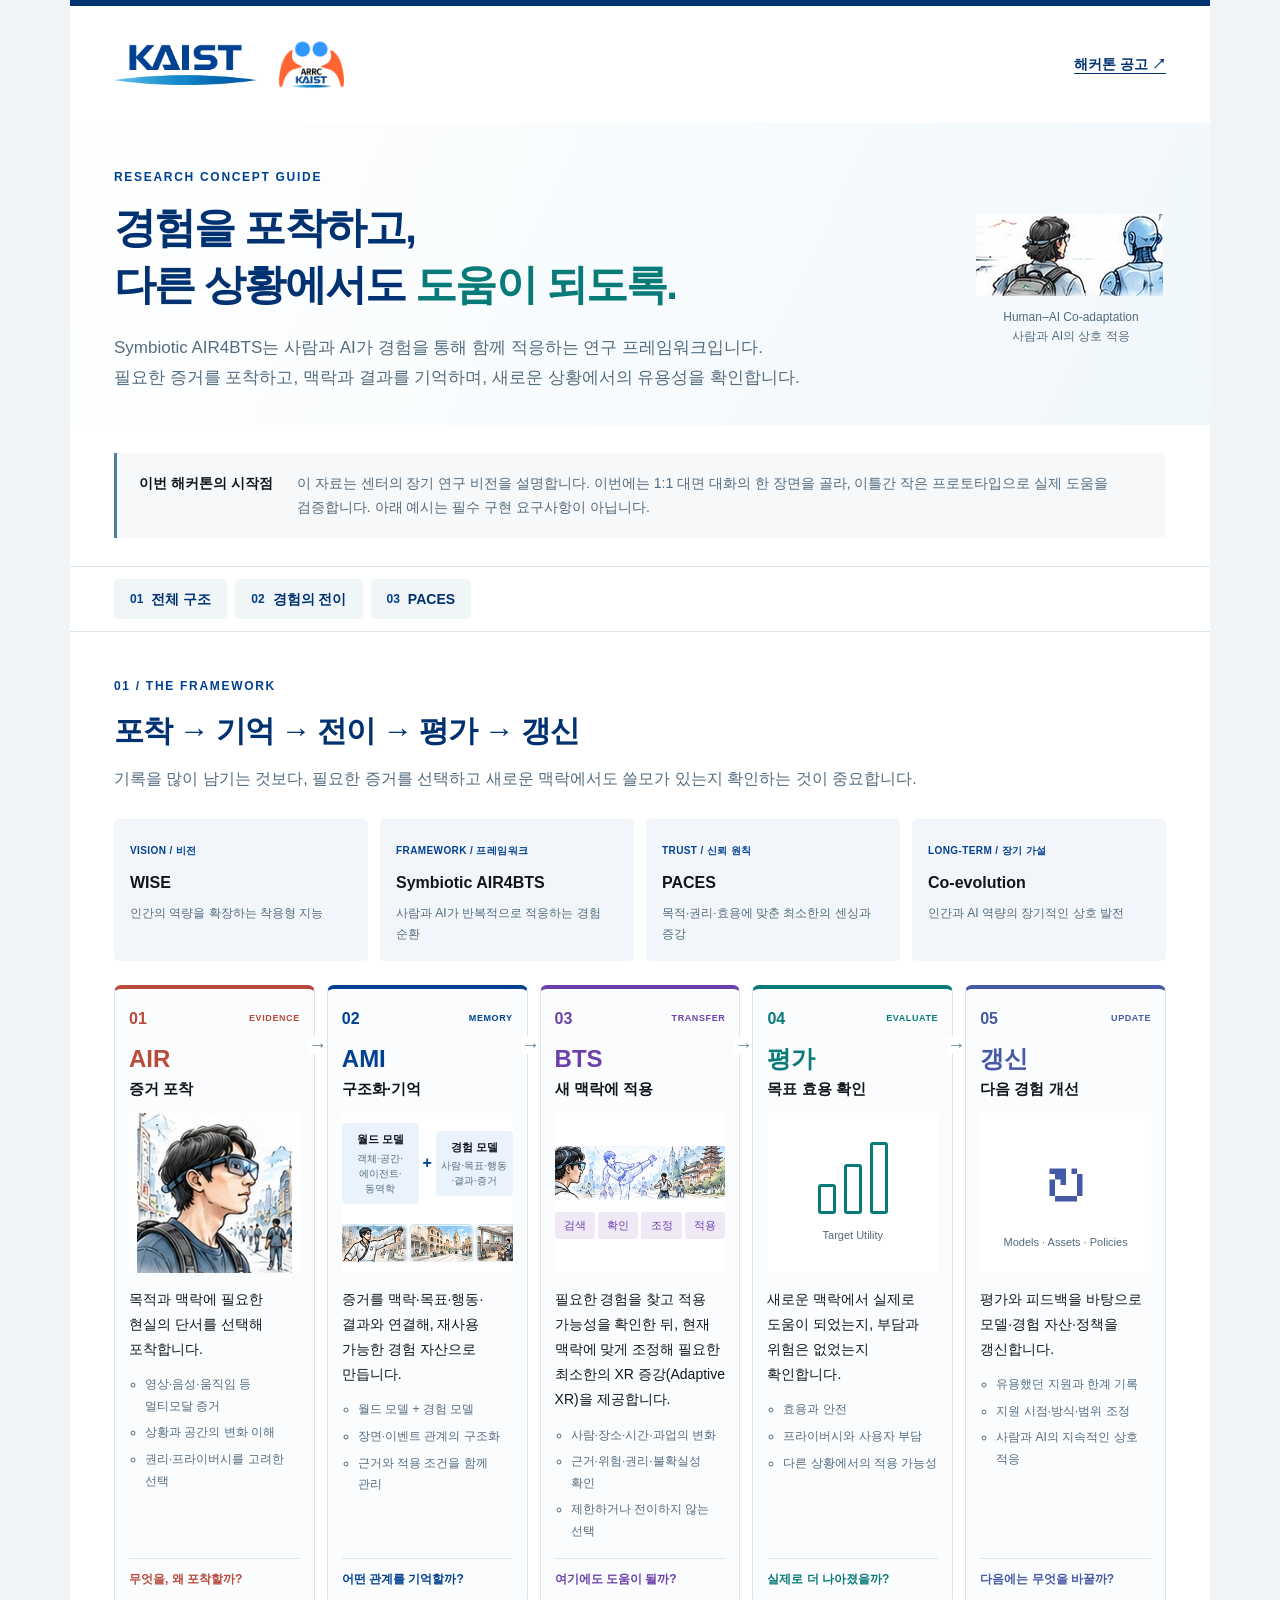
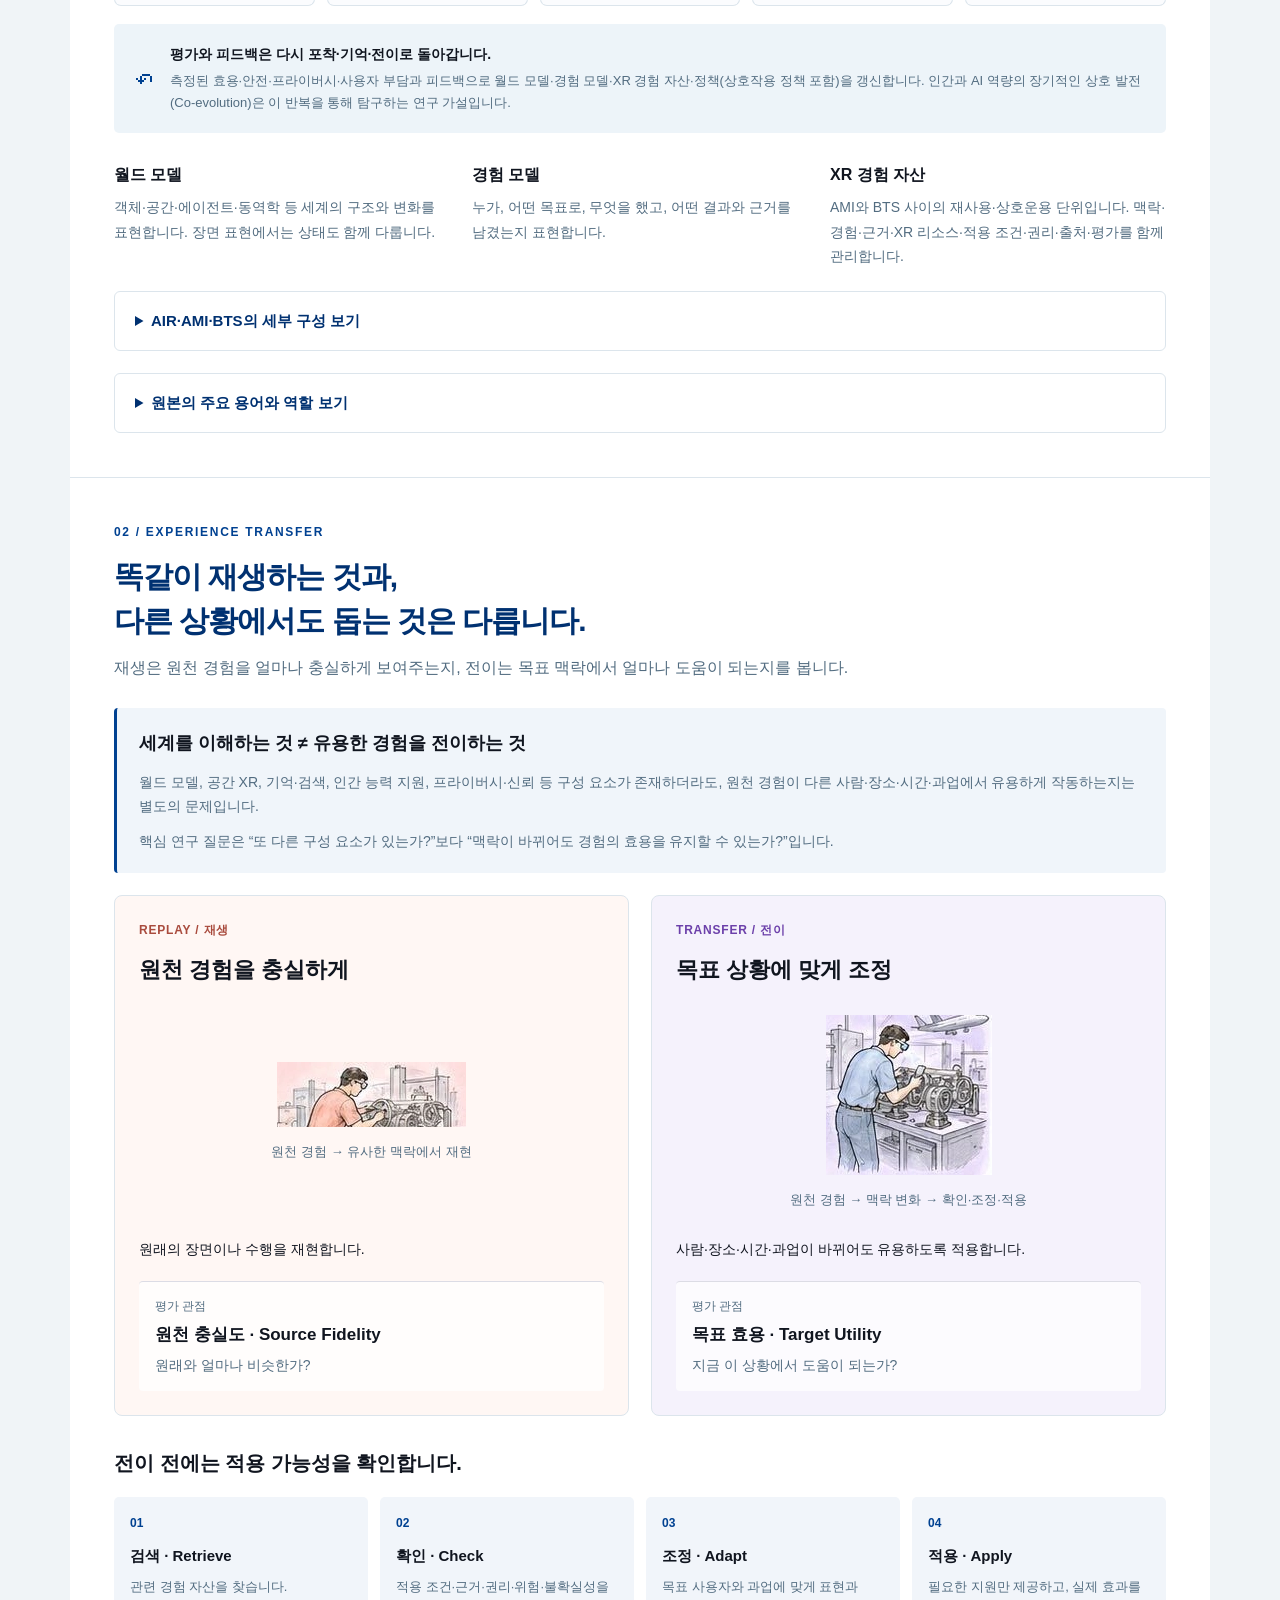
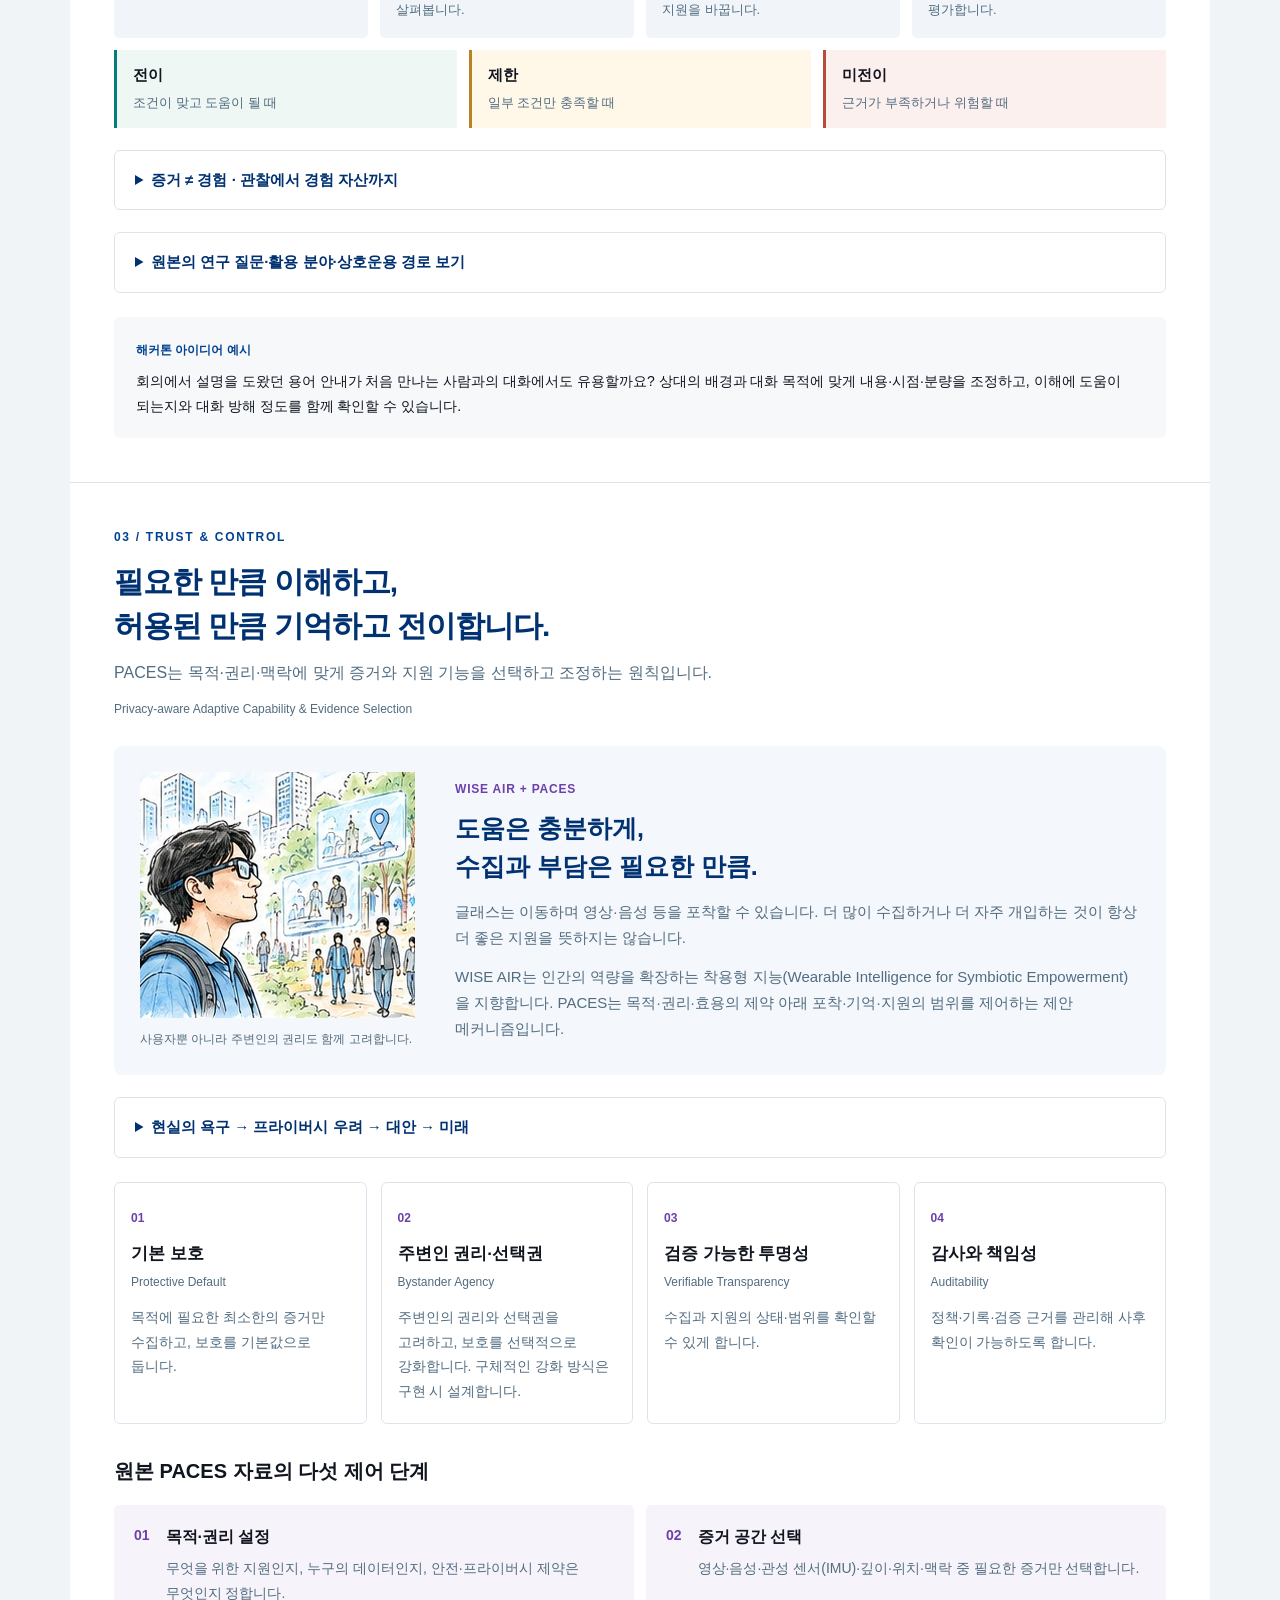
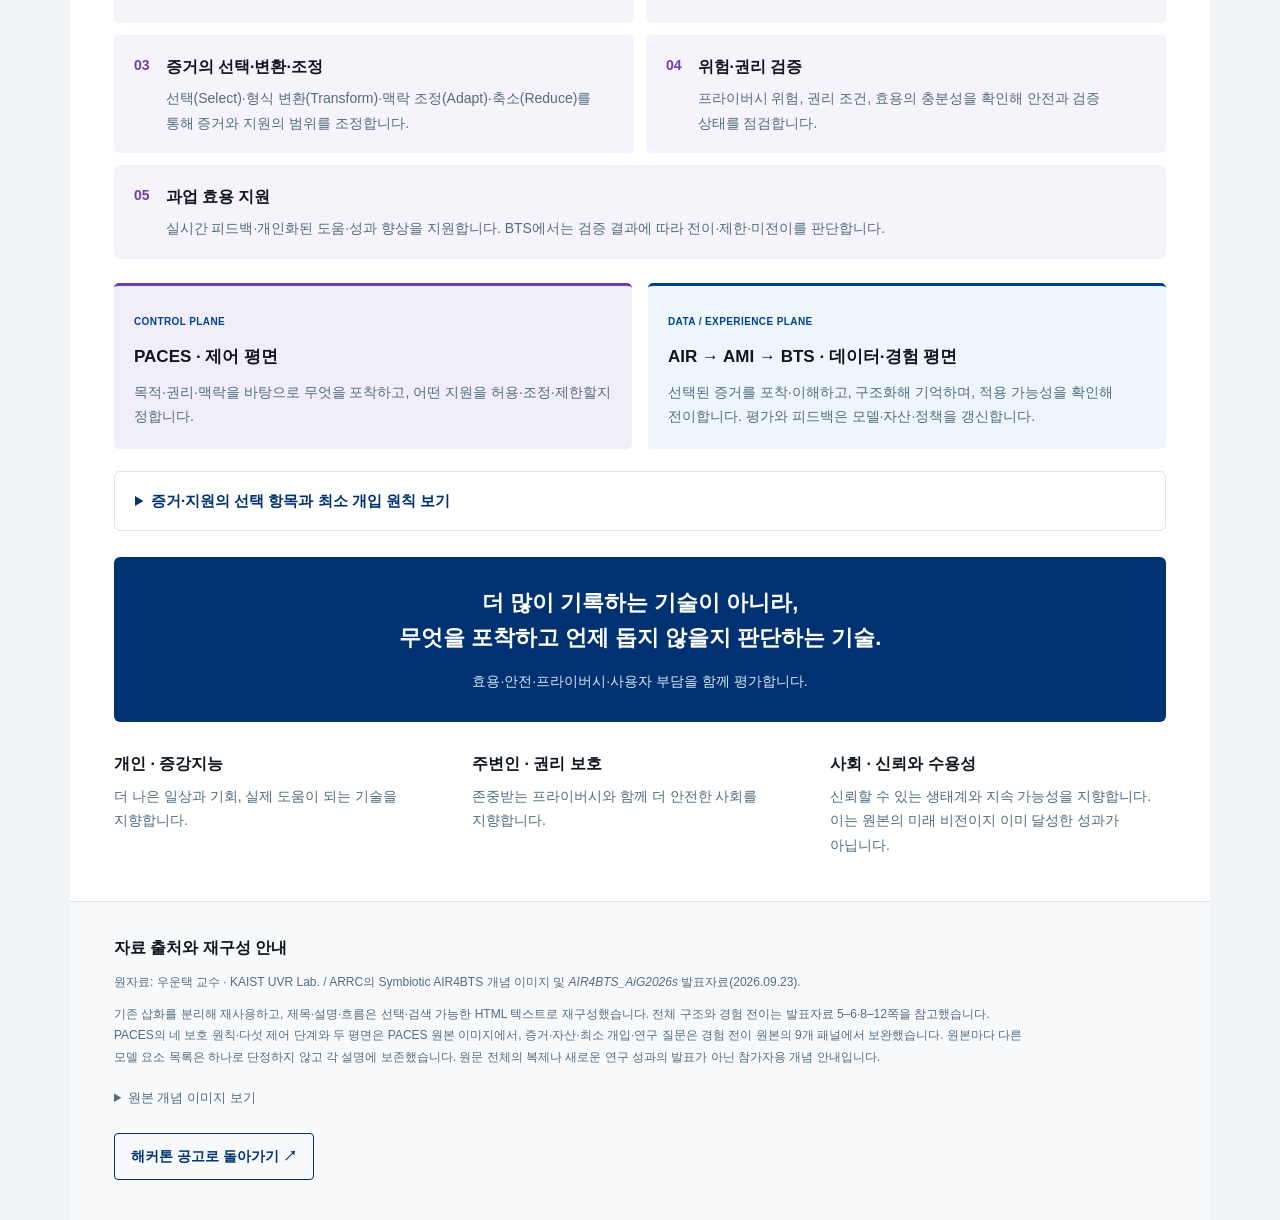
<file: docs/concepts/index.html>
<!doctype html>
<html lang="ko">
<head>
  <meta charset="utf-8">
  <meta name="viewport" content="width=device-width, initial-scale=1">
  <meta name="theme-color" content="#003171">
  <meta name="description" content="Symbiotic AIR4BTS의 전체 구조, 경험 전이, PACES를 그림과 읽기 쉬운 텍스트로 설명하는 KAIST ARRC 개념 안내입니다.">
  <title>AIR4BTS, 그림으로 이해하기 · KAIST ARRC</title>
  <link rel="icon" type="image/png" href="../assets/arrc-logo.png">
  <link rel="stylesheet" href="concepts.css?v=cc50a888">
<link rel="canonical" href="https://kaist-arrc.github.io/winter-school-26/concepts/">
<meta property="og:type" content="website">
<meta property="og:locale" content="ko_KR">
<meta property="og:site_name" content="KAIST ARRC">
<meta property="og:title" content="AIR4BTS, 그림으로 이해하기 · KAIST ARRC">
<meta property="og:description" content="Symbiotic AIR4BTS의 전체 구조, 경험 전이, PACES를 그림과 읽기 쉬운 텍스트로 설명하는 KAIST ARRC 개념 안내입니다.">
<meta property="og:url" content="https://kaist-arrc.github.io/winter-school-26/concepts/">
<meta property="og:image" content="https://kaist-arrc.github.io/winter-school-26/assets/og-image.png">
<meta property="og:image:type" content="image/png">
<meta property="og:image:width" content="1200">
<meta property="og:image:height" content="630">
<meta property="og:image:alt" content="XR·AI로, 사람과 사람을 더 가깝게. KAIST 해커톤 11월 21–22일, 신청 마감 11월 6일.">
<meta name="twitter:card" content="summary_large_image">
<meta name="twitter:title" content="AIR4BTS, 그림으로 이해하기 · KAIST ARRC">
<meta name="twitter:description" content="Symbiotic AIR4BTS의 전체 구조, 경험 전이, PACES를 그림과 읽기 쉬운 텍스트로 설명하는 KAIST ARRC 개념 안내입니다.">
<meta name="twitter:image" content="https://kaist-arrc.github.io/winter-school-26/assets/og-image.png">
<meta name="twitter:image:alt" content="XR·AI로, 사람과 사람을 더 가깝게. KAIST 해커톤 11월 21–22일, 신청 마감 11월 6일.">
</head>
<body>
  <a class="skip-link" href="#main">본문 바로가기</a>
  <header class="site-header">
    <a class="brand" href="../" aria-label="해커톤 홍보 포스터로 돌아가기"><img src="../assets/kaist-logo.png" width="143" height="37" alt="KAIST"><img src="../assets/arrc-logo.png" width="65" height="42" alt="ARRC"></a>
    <a class="back-link" href="../">해커톤 공고 ↗</a>
  </header>
  <main id="main">
    <header class="guide-hero">
      <div><p class="eyebrow">RESEARCH CONCEPT GUIDE</p><h1>경험을 포착하고,<br>다른 상황에서도 <em>도움이 되도록.</em></h1><p class="lead">Symbiotic AIR4BTS는 사람과 AI가 경험을 통해 함께 적응하는 연구 프레임워크입니다. 필요한 증거를 포착하고, 맥락과 결과를 기억하며, 새로운 상황에서의 유용성을 확인합니다.</p></div>
      <figure class="hero-figure"><img src="../assets/concept-illustrations/human-ai.webp" width="187" height="82" alt="마주 보며 함께 적응하는 사람과 AI의 원자료 삽화"><figcaption>Human–AI Co-adaptation<br>사람과 AI의 상호 적응</figcaption></figure>
    </header>
    <aside class="scope-note"><strong>이번 해커톤의 시작점</strong><p>이 자료는 센터의 장기 연구 비전을 설명합니다. 이번에는 1:1 대면 대화의 한 장면을 골라, 이틀간 작은 프로토타입으로 실제 도움을 검증합니다. 아래 예시는 필수 구현 요구사항이 아닙니다.</p></aside>
    <nav class="section-nav" aria-label="개념 자료 목차"><a href="#overview"><span>01</span> 전체 구조</a><a href="#transfer"><span>02</span> 경험의 전이</a><a href="#paces"><span>03</span> PACES</a></nav>

    <section id="overview" class="guide-section" aria-labelledby="overview-title">
      <header class="section-heading"><p class="eyebrow">01 / THE FRAMEWORK</p><h2 id="overview-title">포착 → 기억 → 전이 → 평가 → 갱신</h2><p>기록을 많이 남기는 것보다, 필요한 증거를 선택하고 새로운 맥락에서도 쓸모가 있는지 확인하는 것이 중요합니다.</p></header>
      <div class="role-grid" aria-label="비전, 프레임워크, 신뢰 원칙, 장기 가설의 구분"><article><span>VISION / 비전</span><h3>WISE</h3><p>인간의 역량을 확장하는 착용형 지능</p></article><article><span>FRAMEWORK / 프레임워크</span><h3>Symbiotic AIR4BTS</h3><p>사람과 AI가 반복적으로 적응하는 경험 순환</p></article><article><span>TRUST / 신뢰 원칙</span><h3>PACES</h3><p>목적·권리·효용에 맞춘 최소한의 센싱과 증강</p></article><article><span>LONG-TERM / 장기 가설</span><h3>Co-evolution</h3><p>인간과 AI 역량의 장기적인 상호 발전</p></article></div>
      <ol class="framework-flow" aria-label="AIR4BTS의 다섯 단계">
        <li class="stage stage-air"><div class="stage-top"><span class="stage-number">01</span><span class="stage-tag">EVIDENCE</span></div><h3>AIR <small>증거 포착</small></h3><div class="stage-visual"><img src="../assets/concept-illustrations/air-observer.webp" width="168" height="174" alt="카메라와 센서를 갖춘 글래스를 착용한 사람"></div><p>목적과 맥락에 필요한 현실의 단서를 선택해 포착합니다.</p><ul><li>영상·음성·움직임 등 멀티모달 증거</li><li>상황과 공간의 변화 이해</li><li>권리·프라이버시를 고려한 선택</li></ul><p class="stage-question">무엇을, 왜 포착할까?</p></li>
        <li class="stage stage-ami"><div class="stage-top"><span class="stage-number">02</span><span class="stage-tag">MEMORY</span></div><h3>AMI <small>구조화·기억</small></h3><div class="stage-visual"><div class="memory-model" aria-label="월드 모델과 경험 모델의 결합"><span>월드 모델<small>객체·공간·에이전트·동역학</small></span><b aria-hidden="true">+</b><span>경험 모델<small>사람·목표·행동·결과·증거</small></span></div><img class="scene-strip" src="../assets/concept-illustrations/experience-scenes.webp" width="301" height="68" alt="다양한 장소에서 활용할 수 있는 XR 경험 장면"></div><p>증거를 맥락·목표·행동·결과와 연결해, 재사용 가능한 경험 자산으로 만듭니다.</p><ul><li>월드 모델 + 경험 모델</li><li>장면·이벤트 관계의 구조화</li><li>근거와 적용 조건을 함께 관리</li></ul><p class="stage-question">어떤 관계를 기억할까?</p></li>
        <li class="stage stage-bts"><div class="stage-top"><span class="stage-number">03</span><span class="stage-tag">TRANSFER</span></div><h3>BTS <small>새 맥락에 적용</small></h3><div class="stage-visual"><img class="context-scene" src="../assets/concept-illustrations/bts-context.webp" width="293" height="93" alt="기억한 경험을 새로운 사람과 장소에서 증강하는 장면"><div class="mini-path"><span>검색</span><span>확인</span><span>조정</span><span>적용</span></div></div><p>필요한 경험을 찾고 적용 가능성을 확인한 뒤, 현재 맥락에 맞게 조정해 필요한 최소한의 XR 증강(Adaptive XR)을 제공합니다.</p><ul><li>사람·장소·시간·과업의 변화</li><li>근거·위험·권리·불확실성 확인</li><li>제한하거나 전이하지 않는 선택</li></ul><p class="stage-question">여기에도 도움이 될까?</p></li>
        <li class="stage stage-evaluate"><div class="stage-top"><span class="stage-number">04</span><span class="stage-tag">EVALUATE</span></div><h3>평가 <small>목표 효용 확인</small></h3><div class="stage-visual"><div class="evaluation-mark" aria-hidden="true"><i></i><i></i><i></i></div><span class="visual-label">Target Utility</span></div><p>새로운 맥락에서 실제로 도움이 되었는지, 부담과 위험은 없었는지 확인합니다.</p><ul><li>효용과 안전</li><li>프라이버시와 사용자 부담</li><li>다른 상황에서의 적용 가능성</li></ul><p class="stage-question">실제로 더 나아졌을까?</p></li>
        <li class="stage stage-update"><div class="stage-top"><span class="stage-number">05</span><span class="stage-tag">UPDATE</span></div><h3>갱신 <small>다음 경험 개선</small></h3><div class="stage-visual"><span class="update-mark" aria-hidden="true">↻</span><span class="visual-label">Models · Assets · Policies</span></div><p>평가와 피드백을 바탕으로 모델·경험 자산·정책을 갱신합니다.</p><ul><li>유용했던 지원과 한계 기록</li><li>지원 시점·방식·범위 조정</li><li>사람과 AI의 지속적인 상호 적응</li></ul><p class="stage-question">다음에는 무엇을 바꿀까?</p></li>
      </ol>
      <div class="feedback-loop"><span aria-hidden="true">↶</span><div><strong>평가와 피드백은 다시 포착·기억·전이로 돌아갑니다.</strong><p>측정된 효용·안전·프라이버시·사용자 부담과 피드백으로 월드 모델·경험 모델·XR 경험 자산·정책(상호작용 정책 포함)을 갱신합니다. 인간과 AI 역량의 장기적인 상호 발전(Co-evolution)은 이 반복을 통해 탐구하는 연구 가설입니다.</p></div></div>
      <div class="definition-grid"><article><h3>월드 모델</h3><p>객체·공간·에이전트·동역학 등 세계의 구조와 변화를 표현합니다. 장면 표현에서는 상태도 함께 다룹니다.</p></article><article><h3>경험 모델</h3><p>누가, 어떤 목표로, 무엇을 했고, 어떤 결과와 근거를 남겼는지 표현합니다.</p></article><article><h3>XR 경험 자산</h3><p>AMI와 BTS 사이의 재사용·상호운용 단위입니다. 맥락·경험·근거·XR 리소스·적용 조건·권리·출처·평가를 함께 관리합니다.</p></article></div>
      <details class="source-detail" id="runtime"><summary>AIR·AMI·BTS의 세부 구성 보기</summary><div class="detail-body"><div class="definition-grid"><article><h3>AIR · 현실의 선택적 이해</h3><p>목적(Purpose)·권리(Rights)·목표(Goal)·맥락(Context)에 따라 증거를 선택합니다. 착용형·환경 멀티모달 센싱(Wearable &amp; Environmental Multimodal Sensing)으로 현실의 증거를 포착합니다.</p><ul><li>Camera · 시각, Audio · 청각, IMU · 움직임, Environmental Sensor · 환경 센싱</li><li>Selective Sensing · 선택적 포착</li><li>Dynamic SLAM · 동적 공간 이해 / Context-aware Dynamic SLAM · 맥락 인식형 동적 공간 이해</li><li>Perception · 사람·객체·행동 인식</li><li>Situated Inference · 맥락·의도 추론</li></ul></article><article><h3>AMI · 경험의 표현과 기억</h3><p>월드 모델은 객체·공간·에이전트·동역학을, 경험 모델은 사람(Actor)·목표(Goal)·행동(Action)·결과(Outcome)·증거(Evidence)를 연결합니다.</p><p>XR 경험 자산은 3D/4D 표현, 장면 그래프(Scene Graph), 지식 그래프(Knowledge Graph), 행동 가능성(Affordance) 등의 표현을 활용합니다. 자산을 생성하고, 지속적으로 저장·색인·관리하며 출처를 함께 관리합니다.</p></article><article><h3>BTS · 적용 판단과 증강</h3><p>경험 검색 후 적용 가능성(Applicability), 위험·권리(Risk / Rights), 불확실성(Uncertainty)을 확인합니다. 맥락에 맞게 증강하되, 제한하거나 전이하지 않는 경로도 포함합니다.</p><p>전체 구조 원본은 효용(Utility)·안전(Safety)·프라이버시(Privacy)·사용자 부담(User Burden)·일반화(Generalization)를, 경험 전이 원본은 효용·부담·안전·신뢰(Trust)를 평가 관점으로 제시합니다.</p></article></div></div></details>
      <details class="source-detail" id="glossary"><summary>원본의 주요 용어와 역할 보기</summary><div class="detail-body"><dl class="glossary"><div><dt>WISE <small>Vision</small></dt><dd>Wearable Intelligence for Symbiotic Empowerment · 인간 역량 중심의 착용형 지능이라는 비전</dd></div><div><dt>Symbiotic AIR4BTS <small>Proposed Framework</small></dt><dd>Human–AI Co-adaptation Framework · 사람과 AI의 반복적 상호 적응을 위한 제안 프레임워크</dd></div><div><dt>AIR <small>Runtime / System</small></dt><dd>Augmented Intelligence for Reality · 필요한 현실 증거를 선택적으로 포착하고 이해하는 단계</dd></div><div><dt>AMI <small>Memory / System</small></dt><dd>Augmented Memory Infrastructure · 증거·모델·경험 자산을 구조화하고 기억하는 기반</dd></div><div><dt>BTS <small>Transfer / System</small></dt><dd>Bridge Time and Space · 사람·장소·시간·과업을 넘어 경험을 적용하는 단계</dd></div><div><dt>PACES <small>Proposed Mechanism</small></dt><dd>Privacy-aware Adaptive Capability &amp; Evidence Selection · 프라이버시를 고려해 증거와 지원 기능을 선택·조정하는 제안 메커니즘</dd></div><div><dt>Experience Model <small>Proposed Model</small></dt><dd>사람·목표·행동·결과·증거를 연결한 경험의 표현 모델</dd></div><div><dt>XR Experience Asset <small>Proposed Object</small></dt><dd>AMI와 BTS를 연결하는 재사용·상호운용 가능한 경험 자산</dd></div><div><dt>Target Utility <small>Evaluation</small></dt><dd>새로운 맥락에서 측정하는 실제 효과 · 목표 효용</dd></div><div><dt>Co-evolution <small>Hypothesis</small></dt><dd>인간과 AI 역량의 장기적인 상호 발전이라는 가설</dd></div></dl></div></details>
    </section>

    <section id="transfer" class="guide-section" aria-labelledby="transfer-title">
      <header class="section-heading"><p class="eyebrow">02 / EXPERIENCE TRANSFER</p><h2 id="transfer-title">똑같이 재생하는 것과,<br>다른 상황에서도 돕는 것은 다릅니다.</h2><p>재생은 원천 경험을 얼마나 충실하게 보여주는지, 전이는 목표 맥락에서 얼마나 도움이 되는지를 봅니다.</p></header>
      <div class="research-gap"><h3>세계를 이해하는 것 ≠ 유용한 경험을 전이하는 것</h3><p>월드 모델, 공간 XR, 기억·검색, 인간 능력 지원, 프라이버시·신뢰 등 구성 요소가 존재하더라도, 원천 경험이 다른 사람·장소·시간·과업에서 유용하게 작동하는지는 별도의 문제입니다.</p><p>핵심 연구 질문은 “또 다른 구성 요소가 있는가?”보다 “맥락이 바뀌어도 경험의 효용을 유지할 수 있는가?”입니다.</p></div>
      <div class="comparison-grid">
        <article class="comparison replay"><p class="card-kicker">REPLAY / 재생</p><h3>원천 경험을 충실하게</h3><figure><img src="../assets/concept-illustrations/replay-workshop.webp" width="189" height="65" alt="작업장에서 기계를 다루는 원천 경험의 삽화"><figcaption>원천 경험 → 유사한 맥락에서 재현</figcaption></figure><p>원래의 장면이나 수행을 재현합니다.</p><p class="comparison-metric"><span>평가 관점</span><strong>원천 충실도 · Source Fidelity</strong><small>원래와 얼마나 비슷한가?</small></p></article>
        <article class="comparison transfer"><p class="card-kicker">TRANSFER / 전이</p><h3>목표 상황에 맞게 조정</h3><figure><img src="../assets/concept-illustrations/transfer-workshop.webp" width="166" height="160" alt="다른 장소와 과업에서 경험을 적용하는 삽화"><figcaption>원천 경험 → 맥락 변화 → 확인·조정·적용</figcaption></figure><p>사람·장소·시간·과업이 바뀌어도 유용하도록 적용합니다.</p><p class="comparison-metric"><span>평가 관점</span><strong>목표 효용 · Target Utility</strong><small>지금 이 상황에서 도움이 되는가?</small></p></article>
      </div>
      <h3 class="subheading">전이 전에는 적용 가능성을 확인합니다.</h3>
      <ol class="transfer-path"><li><span>01</span><strong>검색 · Retrieve</strong><p>관련 경험 자산을 찾습니다.</p></li><li><span>02</span><strong>확인 · Check</strong><p>적용 조건·근거·권리·위험·불확실성을 살펴봅니다.</p></li><li><span>03</span><strong>조정 · Adapt</strong><p>목표 사용자와 과업에 맞게 표현과 지원을 바꿉니다.</p></li><li><span>04</span><strong>적용 · Apply</strong><p>필요한 지원만 제공하고, 실제 효과를 평가합니다.</p></li></ol>
      <div class="decision-options"><p><strong>전이</strong><span>조건이 맞고 도움이 될 때</span></p><p><strong>제한</strong><span>일부 조건만 충족할 때</span></p><p><strong>미전이</strong><span>근거가 부족하거나 위험할 때</span></p></div>
      <details class="source-detail" id="evidence"><summary>증거 ≠ 경험 · 관찰에서 경험 자산까지</summary><div class="detail-body"><p>센서가 포착하는 것은 관찰 가능한 증거입니다. 경험 자체와 동일하지 않으며, 모델이 맥락과 관계를 구조화해 나중에 무엇이 유용할지 표현합니다.</p><ol class="evidence-pipeline"><li><strong>관찰 증거</strong><p>시각·음성·움직임·시선·상호작용 등</p></li><li><strong>상황화된 장면·이벤트 그래프</strong><p>장면: 객체·에이전트·공간·상태<br>이벤트: 사람·목표·행동·피드백·결과</p></li><li><strong>월드 모델 + 경험 모델</strong><p>세계의 상태·변화와, 사람·맥락·목표·행동·피드백·결과를 함께 표현</p></li><li><strong>재사용 가능한 경험 자산</strong><p>증거의 시간·신뢰도·출처를 함께 관리하고, 적용 조건과 권리·평가 이력을 연결</p></li></ol><h3 class="subheading">XR 콘텐츠 ≠ XR 경험 자산</h3><p>콘텐츠만 저장하는 것이 아니라 아래 여섯 층을 함께 관리해, AMI의 기억과 BTS의 적응·전이를 연결합니다.</p><dl class="asset-layers"><div><dt>세계·맥락</dt><dd>World / Context</dd></div><div><dt>경험</dt><dd>사람·목표·행동·결과</dd></div><div><dt>근거</dt><dd>Evidence · 증거와 출처</dd></div><div><dt>XR 리소스</dt><dd>XR Resources</dd></div><div><dt>적용 가능성</dt><dd>Applicability · 적용 조건</dd></div><div><dt>권리·출처·평가</dt><dd>Rights · Provenance · Evaluation</dd></div></dl><p class="detail-note">원본에서 경험 모델·경험 자산·전이 메커니즘은 제안하는 표현·객체·방법으로 표시되어 있습니다. 완성된 표준이나 검증 완료된 성과를 뜻하지 않습니다.</p></div></details>
      <details class="source-detail" id="research-agenda"><summary>원본의 연구 질문·활용 분야·상호운용 경로 보기</summary><div class="detail-body"><div class="principle-grid"><article><span>CAPTURE LESS</span><h3>필요한 증거는?</h3><p>목표 효용에 충분한 최소 증거가 무엇인지 묻습니다.</p></article><article><span>REMEMBER STRUCTURALLY</span><h3>어떻게 표현할까?</h3><p>상황화된 장면·이벤트 그래프(SSEG), 월드·경험 모델, XR 경험 자산으로 구조화합니다.</p></article><article><span>TRANSFER SELECTIVELY</span><h3>무엇이 여전히 유용할까?</h3><p>사람·장소·시간·과업이 바뀌었을 때 전이할 경험을 선택합니다.</p></article><article><span>LEARN SAFELY</span><h3>언제 개입하지 않을까?</h3><p>효용 개선, 지원 자제, 상호작용 보호를 살피고, 반복되는 상호작용이 사람과 AI의 상호 적응을 지원하는지 탐구합니다.</p></article></div><h3 class="subheading">활용 분야</h3><p>산업·작업 현장, K-태권도, 문화·박물관, 업무, 일상생활 등을 예시로 제시합니다.</p><h3 class="subheading">상호운용을 위한 연구 경로</h3><ol class="transfer-path"><li><span>01</span><strong>기존 XR 기술 스택</strong><p>Existing XR Stack</p></li><li><span>02</span><strong>경험 자산 교환</strong><p>Experience Asset Interchange</p></li><li><span>03</span><strong>전이·효용·신뢰 메타데이터</strong><p>Transfer / Utility / Trust Metadata</p></li><li><span>04</span><strong>경험 상호운용성</strong><p>Experience Interoperability</p></li></ol><p class="detail-note">원본의 Standardization Path를 연구 방향으로 정리한 것입니다. 이미 제정된 표준 목록이 아닙니다.</p><p class="research-motto">덜 포착하고 → 더 잘 이해하고 → 구조적으로 기억하고 → 선택적으로 전이하고 → 최소한으로 증강하고 → 효용을 입증하고 → 안전하게 학습합니다.</p></div></details>
      <aside class="example-note"><span>해커톤 아이디어 예시</span><p>회의에서 설명을 도왔던 용어 안내가 처음 만나는 사람과의 대화에서도 유용할까요? 상대의 배경과 대화 목적에 맞게 내용·시점·분량을 조정하고, 이해에 도움이 되는지와 대화 방해 정도를 함께 확인할 수 있습니다.</p></aside>
    </section>

    <section id="paces" class="guide-section" aria-labelledby="paces-title">
      <header class="section-heading"><p class="eyebrow">03 / TRUST &amp; CONTROL</p><h2 id="paces-title">필요한 만큼 이해하고,<br>허용된 만큼 기억하고 전이합니다.</h2><p>PACES는 목적·권리·맥락에 맞게 증거와 지원 기능을 선택하고 조정하는 원칙입니다.</p><p class="english-name">Privacy-aware Adaptive Capability &amp; Evidence Selection</p></header>
      <div class="paces-intro"><figure><img src="../assets/concept-illustrations/paces-everyday.webp" width="275" height="246" alt="일상 공간에서 AIR 글래스를 사용하는 사람과 주변인"><figcaption>사용자뿐 아니라 주변인의 권리도 함께 고려합니다.</figcaption></figure><div><p class="card-kicker">WISE AIR + PACES</p><h3>도움은 충분하게,<br>수집과 부담은 필요한 만큼.</h3><p>글래스는 이동하며 영상·음성 등을 포착할 수 있습니다. 더 많이 수집하거나 더 자주 개입하는 것이 항상 더 좋은 지원을 뜻하지는 않습니다.</p><p>WISE AIR는 인간의 역량을 확장하는 착용형 지능(Wearable Intelligence for Symbiotic Empowerment)을 지향합니다. PACES는 목적·권리·효용의 제약 아래 포착·기억·지원의 범위를 제어하는 제안 메커니즘입니다.</p></div></div>
      <details class="source-detail" id="paces-context"><summary>현실의 욕구 → 프라이버시 우려 → 대안 → 미래</summary><div class="detail-body"><div class="transfer-path context-columns"><article><span>01 / 현실</span><h3>보고, 기억하고, 다시 활용하기</h3><p>현실을 더 잘 이해하고, 소중한 경험을 남기며 필요한 순간에 다시 활용하고자 합니다. 실시간 도움·맞춤형 경험·일상 기록의 재활용·새로운 증강지능 서비스가 기회입니다. 원본은 업무·건강·여행·취미를 일상 활용 예시로 제시합니다.</p></article><article><span>02 / 현재</span><h3>주변인과 지속적 추론의 우려</h3><p>모르는 사이 포착되는 타인, AI가 생활과 사람을 계속 분석하는 지속적 관찰·추론, 이동 중 보이지 않는 수집이 문제가 될 수 있습니다.</p></article><article><span>03 / 대안</span><h3>WISE AIR + PACES</h3><p>목적과 권리에 따라 증거·기능을 선택하고, 상황에 맞게 지원 방식을 조정합니다.</p></article><article><span>04 / 미래</span><h3>개인·주변인·사회가 함께 이득</h3><p>개인의 증강지능, 주변인의 권리 보호, 신뢰에 기반한 사회적 수용성과 지속 가능성을 지향합니다.</p></article></div><h3 class="subheading">CCTV와 AIR Glasses의 조건 차이</h3><div class="device-comparison"><article><h4>CCTV · 고정된 장소·표시/안내</h4><ul><li>정해진 장소와 명확한 목적</li><li>표시·안내와 책임 주체</li><li>사회적 수용성</li></ul></article><article><h4>AIR Glasses · 이동·비가시적·AI</h4><ul><li>언제 어디서나 지속적 수집 가능</li><li>AI 추론·결합 가능</li><li>타인의 동의 어려움</li><li>더 높은 보호 필요</li></ul></article></div><p class="detail-note">원본의 비교 관점을 설명한 것이며, 모든 CCTV나 글래스가 항상 이 조건을 충족한다는 뜻은 아닙니다.</p></div></details>
      <div class="principle-grid"><article><span>01</span><h3>기본 보호</h3><p class="english-name">Protective Default</p><p>목적에 필요한 최소한의 증거만 수집하고, 보호를 기본값으로 둡니다.</p></article><article><span>02</span><h3>주변인 권리·선택권</h3><p class="english-name">Bystander Agency</p><p>주변인의 권리와 선택권을 고려하고, 보호를 선택적으로 강화합니다. 구체적인 강화 방식은 구현 시 설계합니다.</p></article><article><span>03</span><h3>검증 가능한 투명성</h3><p class="english-name">Verifiable Transparency</p><p>수집과 지원의 상태·범위를 확인할 수 있게 합니다.</p></article><article><span>04</span><h3>감사와 책임성</h3><p class="english-name">Auditability</p><p>정책·기록·검증 근거를 관리해 사후 확인이 가능하도록 합니다.</p></article></div>
      <h3 class="subheading">원본 PACES 자료의 다섯 제어 단계</h3>
      <ol class="paces-steps"><li><span>01</span><div><h4>목적·권리 설정</h4><p>무엇을 위한 지원인지, 누구의 데이터인지, 안전·프라이버시 제약은 무엇인지 정합니다.</p></div></li><li><span>02</span><div><h4>증거 공간 선택</h4><p>영상·음성·관성 센서(IMU)·깊이·위치·맥락 중 필요한 증거만 선택합니다.</p></div></li><li><span>03</span><div><h4>증거의 선택·변환·조정</h4><p>선택(Select)·형식 변환(Transform)·맥락 조정(Adapt)·축소(Reduce)를 통해 증거와 지원의 범위를 조정합니다.</p></div></li><li><span>04</span><div><h4>위험·권리 검증</h4><p>프라이버시 위험, 권리 조건, 효용의 충분성을 확인해 안전과 검증 상태를 점검합니다.</p></div></li><li><span>05</span><div><h4>과업 효용 지원</h4><p>실시간 피드백·개인화된 도움·성과 향상을 지원합니다. BTS에서는 검증 결과에 따라 전이·제한·미전이를 판단합니다.</p></div></li></ol>
      <div class="plane-grid"><article><span>CONTROL PLANE</span><h3>PACES · 제어 평면</h3><p>목적·권리·맥락을 바탕으로 무엇을 포착하고, 어떤 지원을 허용·조정·제한할지 정합니다.</p></article><article><span>DATA / EXPERIENCE PLANE</span><h3>AIR → AMI → BTS · 데이터·경험 평면</h3><p>선택된 증거를 포착·이해하고, 구조화해 기억하며, 적용 가능성을 확인해 전이합니다. 평가와 피드백은 모델·자산·정책을 갱신합니다.</p></article></div>
      <details class="source-detail" id="paces-controls"><summary>증거·지원의 선택 항목과 최소 개입 원칙 보기</summary><div class="detail-body"><h3>증거 공간의 선택</h3><p>Vision · 시각 / Audio · 음성 / IMU · 움직임 / Depth · 깊이 / Location · 위치 / Context · 맥락 중 필요한 증거만 선택합니다.</p><h3 class="subheading">상황에 맞춘 선택·변환·조정·축소</h3><dl class="asset-layers"><div><dt>Select</dt><dd>필요한 증거·정보 선택</dd></div><div><dt>Transform</dt><dd>표현 형식 변환</dd></div><div><dt>Adapt</dt><dd>맥락에 맞게 조정</dd></div><div><dt>Reduce</dt><dd>불필요한 정보 제거·개입 축소</dd></div></dl><h3 class="subheading">지원 전 세 가지 확인</h3><ul><li>Privacy Risk? · 프라이버시 위험은 없는가?</li><li>Rights OK? · 권리 조건을 충족하는가?</li><li>Utility Sufficient? · 기대 효용은 충분한가?</li></ul><p>안전과 검증 상태를 확인하고, 실시간 피드백·개인화된 도움·성과 향상으로 연결합니다.</p><div class="minimum-grid"><article><h4>최소한의 충분한 증거</h4><p>목적·권리·맥락에 필요한 만큼만 포착합니다.</p></article><article><h4>최소한의 효과적인 증강</h4><p>도움을 얻기 위해 꼭 필요한 개입만 제공합니다.</p></article><article><h4>목표 효용과 비용·부담</h4><p>성과·학습·유지(Retention)·안전을 살피고, 자원 비용과 사람의 부담을 함께 고려합니다. 유지의 구체적인 측정 대상은 과업에 따라 정합니다.</p></article></div><p class="detail-note">최소 필요 지능은 충분한 증거 + 효과적인 개입 + 사람의 선택권·통제권(Human Agency)을 함께 고려합니다. 기본 보호, 로컬 우선(Local-first), 주변인의 선택권, 투명성, 감사 가능성은 원본의 최소 개입 원칙을 뒷받침합니다. 로컬 우선은 데이터 처리에서 로컬 방식을 우선 검토한다는 의미로 설명하며, 구체적인 구현 방식은 별도 설계 대상입니다.</p></div></details>
      <div class="takeaway"><strong>더 많이 기록하는 기술이 아니라,<br>무엇을 포착하고 언제 돕지 않을지 판단하는 기술.</strong><p>효용·안전·프라이버시·사용자 부담을 함께 평가합니다.</p></div>
      <div class="definition-grid future-outcomes"><article><h3>개인 · 증강지능</h3><p>더 나은 일상과 기회, 실제 도움이 되는 기술을 지향합니다.</p></article><article><h3>주변인 · 권리 보호</h3><p>존중받는 프라이버시와 함께 더 안전한 사회를 지향합니다.</p></article><article><h3>사회 · 신뢰와 수용성</h3><p>신뢰할 수 있는 생태계와 지속 가능성을 지향합니다. 이는 원본의 미래 비전이지 이미 달성한 성과가 아닙니다.</p></article></div>
    </section>

    <footer class="guide-footer"><h2>자료 출처와 재구성 안내</h2><p>원자료: 우운택 교수 · KAIST UVR Lab. / ARRC의 Symbiotic AIR4BTS 개념 이미지 및 <cite>AIR4BTS_AiG2026s</cite> 발표자료(2026.09.23).</p><p>기존 삽화를 분리해 재사용하고, 제목·설명·흐름은 선택·검색 가능한 HTML 텍스트로 재구성했습니다. 전체 구조와 경험 전이는 발표자료 5–6·8–12쪽을 참고했습니다. PACES의 네 보호 원칙·다섯 제어 단계와 두 평면은 PACES 원본 이미지에서, 증거·자산·최소 개입·연구 질문은 경험 전이 원본의 9개 패널에서 보완했습니다. 원본마다 다른 모델 요소 목록은 하나로 단정하지 않고 각 설명에 보존했습니다. 원문 전체의 복제나 새로운 연구 성과의 발표가 아닌 참가자용 개념 안내입니다.</p><details><summary>원본 개념 이미지 보기</summary><ul><li><a href="../assets/air4bts_woo/29405226-2EC3-4148-92DE-F0D3CD0B64FE.png">전체 구조 원본</a></li><li><a href="../assets/air4bts_woo/iOS%20%EC%9D%B4%EB%AF%B8%EC%A7%80%20%284%29.jpg">경험 전이 원본</a></li><li><a href="../assets/air4bts_woo/7C35FF8E-DB95-42DA-A416-F18C9A2E47D7.png">PACES 원본</a></li></ul></details><a class="footer-cta" href="../">해커톤 공고로 돌아가기 ↗</a></footer>
  </main>
</body>
</html>
</file>
<file: docs/concepts/concepts.css>
:root{color-scheme:light;--navy:#003171;--ink:#10151f;--muted:#526c80;--line:#dce5ec;--blue:#004191;--teal:#087b78;--purple:#6c40aa}
*{box-sizing:border-box}
html{scroll-behavior:smooth;scroll-padding-top:86px}
body{margin:0;background:#f0f4f7;color:var(--ink);font-family:"Pretendard","Malgun Gothic","Apple SD Gothic Neo",sans-serif;font-size:16px;line-height:1.75;word-break:keep-all;overflow-wrap:break-word}
a{color:var(--navy);text-underline-offset:4px}
img{max-width:100%;height:auto;display:block}
figure,p,h1,h2,h3,h4{margin:0}
ul,ol{margin:0;padding:0}
a:focus-visible,summary:focus-visible{outline:3px solid #004191;outline-offset:5px}
.skip-link{position:absolute;top:-100px;left:16px;padding:12px;background:#fff;z-index:10}.skip-link:focus{top:8px}
.site-header,main{max-width:1140px;margin:auto;background:#fff}
.site-header{display:flex;align-items:center;justify-content:space-between;padding:26px 44px;border-top:6px solid var(--navy);gap:24px}
.brand{display:flex;align-items:center;gap:22px}.brand img:first-child{width:143px}.brand img:last-child{width:65px}.back-link{font-size:14px;font-weight:600}
.guide-hero{display:grid;grid-template-columns:1fr 190px;align-items:center;gap:40px;padding:44px 44px 32px;background:linear-gradient(115deg,#fff,#f0f7fb)}
.eyebrow{font-size:12px;letter-spacing:1.7px;font-weight:800;color:var(--blue);margin-bottom:12px}
h1{font-size:42px;line-height:1.35;letter-spacing:-1.8px;color:var(--navy)}h1 em{color:var(--teal);font-style:normal}
.lead{margin-top:20px;font-size:17px;max-width:700px;color:var(--muted)}
.hero-figure img{width:187px}.hero-figure figcaption{font-size:12px;text-align:center;margin-top:12px;color:var(--muted);line-height:1.6}
.scope-note{display:flex;gap:24px;margin:28px 44px;padding:18px 22px;background:#f6f8fa;border-left:3px solid #4b839e;font-size:14px}.scope-note strong{flex-shrink:0}.scope-note p{color:var(--muted)}
.section-nav{position:sticky;top:0;z-index:2;display:flex;gap:8px;padding:12px 44px;background:#fffffff5;border-top:1px solid var(--line);border-bottom:1px solid var(--line);backdrop-filter:blur(8px)}
.section-nav a{display:flex;align-items:center;gap:8px;padding:8px 16px;background:#f0f5f8;border-radius:5px;text-decoration:none;font-size:14px;font-weight:700}.section-nav a:hover{background:#e0edf5}.section-nav span{color:var(--blue);font-size:12px}
.guide-section{padding:44px;border-bottom:1px solid var(--line);scroll-margin-top:0}
.section-heading{margin-bottom:26px}.section-heading h2{font-size:30px;line-height:1.45;letter-spacing:-1px;color:var(--navy)}.section-heading>p:not(.eyebrow){margin-top:12px;max-width:830px;color:var(--muted)}
.framework-flow{display:grid;grid-template-columns:repeat(5,minmax(0,1fr));gap:12px;list-style:none}
.stage{--accent:var(--blue);position:relative;padding:16px 14px 14px;border:1px solid var(--line);border-top:4px solid var(--accent);border-radius:7px;background:#fbfcfe;display:flex;flex-direction:column;min-width:0}
.stage-air{--accent:#b84b3c}.stage-ami{--accent:#004191}.stage-bts{--accent:#6c40aa}.stage-evaluate{--accent:#087b78}.stage-update{--accent:#4559a5}
.stage:not(:last-child):after{content:"→";position:absolute;right:-13px;top:47px;font-size:18px;font-weight:800;z-index:1;color:#567e99;background:#fff;line-height:1}
.stage-top{display:flex;align-items:center;justify-content:space-between;gap:4px}.stage-number{font-weight:800;color:var(--accent)}.stage-tag{font-size:9px;letter-spacing:.6px;font-weight:800;color:var(--accent)}
.stage h3{font-size:24px;line-height:1.3;margin:10px 0;color:var(--accent)}.stage h3 small{display:block;font-size:15px;font-weight:700;margin-top:5px;color:var(--ink)}
.stage-visual{height:160px;display:flex;flex-direction:column;align-items:center;justify-content:center;gap:12px;margin:4px 0 14px;background:#fff;border-radius:4px;overflow:hidden}
.stage-visual>img{max-height:160px;object-fit:contain;width:auto}.stage-visual .scene-strip{width:100%;margin-top:8px}.stage-visual .context-scene{width:100%}
.memory-model{display:flex;align-items:center;gap:4px;font-size:11px;text-align:center;line-height:1.5;width:100%}.memory-model>span{background:#eaf3fb;padding:8px 5px;border-radius:4px;flex:1;font-weight:700}.memory-model small{display:block;font-size:10px;font-weight:400;margin-top:3px;color:var(--muted)}.memory-model b{color:var(--blue);font-size:16px}
.mini-path{display:grid;grid-template-columns:repeat(4,1fr);width:100%;font-size:11px;text-align:center;gap:3px}.mini-path span{background:#eee8f7;color:var(--purple);padding:4px 2px;border-radius:3px}
.stage>p{font-size:14px;line-height:1.8}.stage ul{padding-left:16px;font-size:12px;color:var(--muted);margin:12px 0 16px;line-height:1.8}.stage li+li{margin-top:5px}.stage .stage-question{padding-top:10px;border-top:1px solid var(--line);margin-top:auto;font-size:12px;font-weight:700;color:var(--accent)}
.evaluation-mark{display:flex;align-items:flex-end;gap:8px;height:74px}.evaluation-mark i{width:18px;height:30px;border:3px solid var(--teal);border-radius:3px}.evaluation-mark i:nth-child(2){height:50px}.evaluation-mark i:nth-child(3){height:72px}.visual-label{font-size:11px;text-align:center;color:var(--muted)}.update-mark{font-size:88px;line-height:1;color:#4559a5}
.feedback-loop{margin-top:18px;display:flex;align-items:center;gap:18px;padding:18px 22px;background:#edf4f9;border-radius:5px;font-size:14px}.feedback-loop>span{font-size:32px;color:var(--blue);line-height:1}.feedback-loop p{font-size:13px;color:var(--muted);margin-top:3px}
.definition-grid{display:grid;grid-template-columns:repeat(3,1fr);gap:22px;margin-top:28px}.definition-grid h3{font-size:16px;margin-bottom:6px}.definition-grid p{font-size:14px;color:var(--muted)}
.comparison-grid{display:grid;grid-template-columns:1fr 1fr;gap:22px}.comparison{padding:24px;border-radius:8px;border:1px solid var(--line)}.replay{background:#fff7f4}.transfer{background:#f5f2fc}.card-kicker{font-size:12px;letter-spacing:.8px;font-weight:800;color:var(--purple);margin-bottom:10px}.replay .card-kicker{color:#a94b3d}.comparison h3{font-size:22px}.comparison figure{height:215px;display:flex;flex-direction:column;justify-content:center;align-items:center;gap:14px;margin:16px 0}.comparison figure img{max-height:160px;object-fit:contain}.comparison figcaption{font-size:13px;color:var(--muted);text-align:center}.comparison>p:not(.card-kicker){font-size:14px}.comparison .comparison-metric{padding:14px 16px;margin-top:20px;border-top:1px solid #dcdce5;background:#ffffffb8;border-radius:4px}.comparison-metric span,.comparison-metric strong,.comparison-metric small{display:block}.comparison-metric span{font-size:12px;color:var(--muted)}.comparison-metric strong{margin-top:3px;font-size:17px}.comparison-metric small{font-size:14px;color:var(--muted);margin-top:3px}
.subheading{font-size:20px;margin:30px 0 16px}
.transfer-path{display:grid;grid-template-columns:repeat(4,minmax(0,1fr));gap:12px;list-style:none}.transfer-path li{background:#f1f5fa;padding:16px;border-radius:5px}.transfer-path li>span{display:block;color:var(--blue);font-size:12px;font-weight:800;margin-bottom:8px}.transfer-path strong{font-size:15px}.transfer-path p{font-size:13px;color:var(--muted);margin-top:6px}
.decision-options{display:grid;grid-template-columns:repeat(3,1fr);gap:12px;margin-top:12px}.decision-options p{padding:12px 16px;background:#eef7f4;border-left:3px solid var(--teal)}.decision-options p:nth-child(2){background:#fff8e9;border-color:#b88423}.decision-options p:nth-child(3){background:#fcf0ee;border-color:#b84b3c}.decision-options strong{display:block;font-size:15px}.decision-options span{font-size:13px;color:var(--muted)}
.example-note{margin-top:24px;padding:20px 22px;background:#f6f8fa;border-radius:6px;font-size:14px}.example-note>span{font-size:12px;font-weight:800;color:var(--blue)}.example-note p{margin-top:8px}
.section-heading .english-name,.english-name{font-size:12px;color:var(--muted);overflow-wrap:anywhere}
.paces-intro{display:grid;grid-template-columns:275px 1fr;gap:40px;align-items:center;padding:26px;background:#f4f7fb;border-radius:8px}.paces-intro figure img{width:275px}.paces-intro figcaption{font-size:12px;line-height:1.6;margin-top:12px;color:var(--muted)}.paces-intro h3{font-size:25px;line-height:1.5;margin-bottom:14px;color:var(--navy)}.paces-intro div>p:not(.card-kicker){font-size:15px;margin-top:12px;color:var(--muted)}
.principle-grid{display:grid;grid-template-columns:repeat(4,minmax(0,1fr));gap:14px;margin-top:24px}.principle-grid article{padding:20px 16px;border:1px solid var(--line);border-radius:6px}.principle-grid article>span{font-size:12px;font-weight:800;color:var(--purple)}.principle-grid h3{font-size:17px;margin:8px 0 4px}.principle-grid p:not(.english-name){font-size:14px;margin-top:12px;color:var(--muted)}
.paces-steps{list-style:none;display:grid;grid-template-columns:1fr 1fr;gap:12px}.paces-steps li{display:flex;align-items:flex-start;gap:16px;padding:18px 20px;background:#f6f4fa;border-radius:5px}.paces-steps li>span{color:var(--purple);font-size:14px;font-weight:800}.paces-steps h4{font-size:16px}.paces-steps p{font-size:14px;color:var(--muted);margin-top:5px}.paces-steps li:last-child{grid-column:1/-1}
.takeaway{padding:28px;margin-top:26px;text-align:center;background:var(--navy);border-radius:6px;color:#fff}.takeaway strong{font-size:22px;line-height:1.6}.takeaway p{margin-top:14px;font-size:14px;color:#d5e7f3}
.guide-footer{padding:32px 44px 40px;background:#f7f9fb;color:var(--muted)}.guide-footer h2{font-size:16px;color:var(--ink)}.guide-footer p{font-size:12px;margin-top:10px;max-width:920px;line-height:1.8}.guide-footer details{font-size:13px;margin-top:18px}.guide-footer summary{cursor:pointer}.guide-footer ul{padding:10px 0 0 20px}.footer-cta{display:inline-block;padding:10px 16px;border:1px solid var(--navy);border-radius:4px;font-size:14px;font-weight:700;text-decoration:none;margin-top:24px}
@media(max-width:1000px){.site-header{padding:22px 28px}.guide-hero{padding:32px 28px;gap:24px;grid-template-columns:1fr 170px}h1{font-size:34px}.scope-note{margin:24px 28px}.section-nav{padding:12px 28px}.guide-section{padding:36px 28px}.framework-flow{grid-template-columns:repeat(3,minmax(0,1fr))}.stage:not(:last-child):after{display:none}.stage-visual{height:175px}.stage-visual .scene-strip,.stage-visual .context-scene{max-width:230px}.guide-footer{padding:28px}.principle-grid{grid-template-columns:1fr 1fr}}
@media(max-width:640px){html{scroll-padding-top:78px}.site-header{padding:18px 20px;gap:12px}.brand{gap:12px}.brand img:first-child{width:98px}.brand img:last-child{width:44px}.back-link{font-size:12px;max-width:112px;text-align:right}.guide-hero{display:block;padding:26px 20px}h1{font-size:29px;letter-spacing:-1px}.lead{font-size:15px;margin-top:18px}.hero-figure{display:flex;align-items:center;gap:18px;margin-top:24px}.hero-figure img{width:140px}.hero-figure figcaption{text-align:left;margin-top:0}.scope-note{display:block;margin:20px;padding:16px;font-size:13px}.scope-note p{margin-top:8px}.section-nav{padding:10px 12px;gap:5px}.section-nav a{flex:1;justify-content:center;font-size:12px;gap:5px;padding:8px 5px}.section-nav span{font-size:10px}.guide-section{padding:30px 20px}.section-heading h2{font-size:24px;letter-spacing:-.6px}.section-heading>p:not(.eyebrow){font-size:14px}.framework-flow{grid-template-columns:1fr;gap:18px}.stage{padding:18px}.stage h3{font-size:26px}.stage h3 small{display:inline;font-size:16px;margin-left:10px}.stage-visual{height:174px}.memory-model{max-width:300px;font-size:14px}.memory-model small{font-size:12px}.stage-visual .scene-strip{max-width:280px}.stage-visual .context-scene{max-width:293px}.mini-path{max-width:293px;font-size:13px}.stage>p{font-size:15px}.stage ul{font-size:14px;margin:12px 0 16px}.stage .stage-question{font-size:14px}.stage:not(:last-child):after{display:block;content:"↓";right:calc(50% - 6px);top:auto;bottom:-18px;background:#fff;font-size:18px}.stage-tag{font-size:11px}.feedback-loop{padding:16px;align-items:flex-start;gap:12px}.feedback-loop strong{font-size:13px}.feedback-loop p{font-size:12px}.definition-grid{grid-template-columns:1fr;gap:16px}.definition-grid article{padding-bottom:14px;border-bottom:1px solid var(--line)}.comparison-grid{grid-template-columns:1fr;gap:18px}.comparison{padding:20px}.comparison h3{font-size:21px}.comparison figure{height:190px}.comparison-metric strong{font-size:16px}.subheading{font-size:18px}.transfer-path{grid-template-columns:1fr 1fr;gap:10px}.transfer-path li{padding:14px}.transfer-path strong{font-size:14px}.decision-options{grid-template-columns:1fr}.decision-options p{display:flex;align-items:center;gap:18px}.decision-options span{font-size:12px}.example-note{padding:18px;font-size:13px}.paces-intro{grid-template-columns:1fr;gap:22px;padding:20px}.paces-intro figure{max-width:275px;margin:auto}.paces-intro h3{font-size:23px}.principle-grid{grid-template-columns:1fr}.principle-grid article{padding:18px}.paces-steps{grid-template-columns:1fr}.paces-steps li{padding:16px;gap:12px}.paces-steps li:last-child{grid-column:auto}.takeaway{padding:24px 16px}.takeaway strong{font-size:19px}.guide-footer{padding:26px 20px}}
@media(prefers-reduced-motion:reduce){html{scroll-behavior:auto}}
@media print{@page{size:A4 portrait;margin:12mm}html{scroll-padding-top:0}body{background:#fff;font-size:12px}*{-webkit-print-color-adjust:exact;print-color-adjust:exact}.skip-link,.section-nav,.back-link,.footer-cta{display:none}.site-header{padding:12px 0}.guide-hero{padding:24px 0;grid-template-columns:1fr 150px}h1{font-size:28px}.lead{font-size:13px}.scope-note{margin:20px 0;font-size:12px}.guide-section{padding:24px 0}.section-heading h2{font-size:23px}.framework-flow{grid-template-columns:repeat(3,1fr)}.stage,.comparison,.principle-grid article,.paces-steps li,.paces-intro,.takeaway{break-inside:avoid}.stage-visual{height:130px}.stage>p{font-size:12px}.stage ul{font-size:11px}.stage:not(:last-child):after{display:none}.stage h3{font-size:21px}.comparison figure{height:180px}.principle-grid{grid-template-columns:1fr 1fr}.guide-footer{padding:24px 0}h2,h3{break-after:avoid}}
.role-grid{display:grid;grid-template-columns:repeat(4,minmax(0,1fr));gap:12px;margin-bottom:24px}.role-grid article{padding:16px;background:#f2f6fa;border-radius:5px}.role-grid span,.plane-grid span{font-size:10px;font-weight:800;color:var(--blue);letter-spacing:.4px}.role-grid h3{font-size:16px;margin:6px 0}.role-grid p{font-size:12px;color:var(--muted)}.source-detail{margin-top:22px;border:1px solid var(--line);border-radius:6px;break-inside:avoid}.source-detail>summary{padding:16px 20px;font-size:15px;font-weight:700;cursor:pointer;color:var(--navy)}.source-detail[open]>summary{border-bottom:1px solid var(--line);background:#f5f8fb}.detail-body{padding:22px;font-size:14px}.detail-body>p+p{margin-top:12px}.detail-body>h3{font-size:18px}.detail-body .definition-grid{margin-top:0}.detail-body ul{padding-left:18px;margin-top:12px;font-size:13px;color:var(--muted)}.detail-body ul li+li{margin-top:6px}.detail-body .detail-note{font-size:12px;background:#f4f7fa;padding:14px 16px;margin-top:18px;color:var(--muted)}.detail-body .principle-grid{margin-top:0}.glossary{margin:0}.glossary>div{display:grid;grid-template-columns:220px 1fr;gap:20px;padding:14px 0;border-bottom:1px solid var(--line)}.glossary>div:last-child{border:0}.glossary dt{font-weight:700}.glossary dt small{display:block;font-size:11px;font-weight:400;color:var(--muted)}.glossary dd{margin:0;color:var(--muted);font-size:13px}.research-gap{padding:20px 22px;background:#f0f5fa;border-left:3px solid var(--blue);margin-bottom:22px;border-radius:4px}.research-gap h3{font-size:18px}.research-gap p{font-size:14px;color:var(--muted);margin-top:10px}.evidence-pipeline{display:grid;grid-template-columns:repeat(4,minmax(0,1fr));gap:12px;list-style:none;margin-top:20px}.evidence-pipeline li{padding:16px;background:#edf4fa;border-radius:5px}.evidence-pipeline strong{font-size:14px}.evidence-pipeline p{font-size:12px;color:var(--muted);margin-top:8px}.asset-layers{display:grid;grid-template-columns:repeat(3,minmax(0,1fr));gap:10px;margin:18px 0 0}.asset-layers>div{padding:14px 16px;border:1px solid var(--line);border-left:3px solid var(--blue);border-radius:4px}.asset-layers dt{font-weight:700;font-size:14px}.asset-layers dd{margin:4px 0 0;font-size:12px;color:var(--muted)}.research-motto{margin-top:20px;padding-top:16px;border-top:1px solid var(--line);font-size:13px;font-weight:600;color:var(--blue)}.context-columns article{padding:16px;background:#f1f5fa;border-radius:5px}.context-columns article>span{font-size:12px;font-weight:700;color:var(--blue)}.context-columns h3{font-size:15px;margin-top:8px}.context-columns p{font-size:13px;color:var(--muted);margin-top:8px}.device-comparison{display:grid;grid-template-columns:1fr 1fr;gap:16px}.device-comparison article{padding:20px;background:#f5f8fb;border-radius:5px}.device-comparison h4{font-size:16px}.plane-grid{display:grid;grid-template-columns:1fr 1fr;gap:16px;margin-top:24px}.plane-grid article{padding:20px;background:#f2eef9;border-top:3px solid var(--purple);border-radius:5px}.plane-grid article:last-child{background:#eef5fb;border-color:var(--blue)}.plane-grid h3{font-size:17px;margin:8px 0}.plane-grid p{font-size:14px;color:var(--muted)}.minimum-grid{display:grid;grid-template-columns:repeat(3,minmax(0,1fr));gap:14px;margin-top:22px}.minimum-grid article{padding:16px;background:#f0f5fa;border-radius:5px}.minimum-grid h4{font-size:15px}.minimum-grid p{font-size:13px;color:var(--muted);margin-top:8px}@media(max-width:1000px){.role-grid,.evidence-pipeline,.asset-layers{grid-template-columns:1fr 1fr}.glossary>div{grid-template-columns:180px 1fr}}@media(max-width:640px){.role-grid{grid-template-columns:1fr 1fr;gap:8px}.role-grid article{padding:12px}.role-grid h3{font-size:14px}.role-grid span{font-size:9px}.source-detail>summary{padding:14px 16px;font-size:14px}.detail-body{padding:18px;font-size:13px}.glossary>div{grid-template-columns:1fr;gap:6px}.evidence-pipeline,.asset-layers,.plane-grid,.minimum-grid,.device-comparison{grid-template-columns:1fr}.context-columns{grid-template-columns:1fr}.research-gap{padding:18px}.research-gap h3{font-size:16px}.research-gap p{font-size:13px}.detail-body .principle-grid{grid-template-columns:1fr}.plane-grid h3{font-size:16px}}@media print{.role-grid{grid-template-columns:1fr 1fr}.source-detail,.plane-grid{break-inside:auto}.detail-body{padding:16px}.glossary>div,.evidence-pipeline li,.asset-layers>div,.plane-grid article{break-inside:avoid}.evidence-pipeline{grid-template-columns:1fr 1fr}}
</file>
